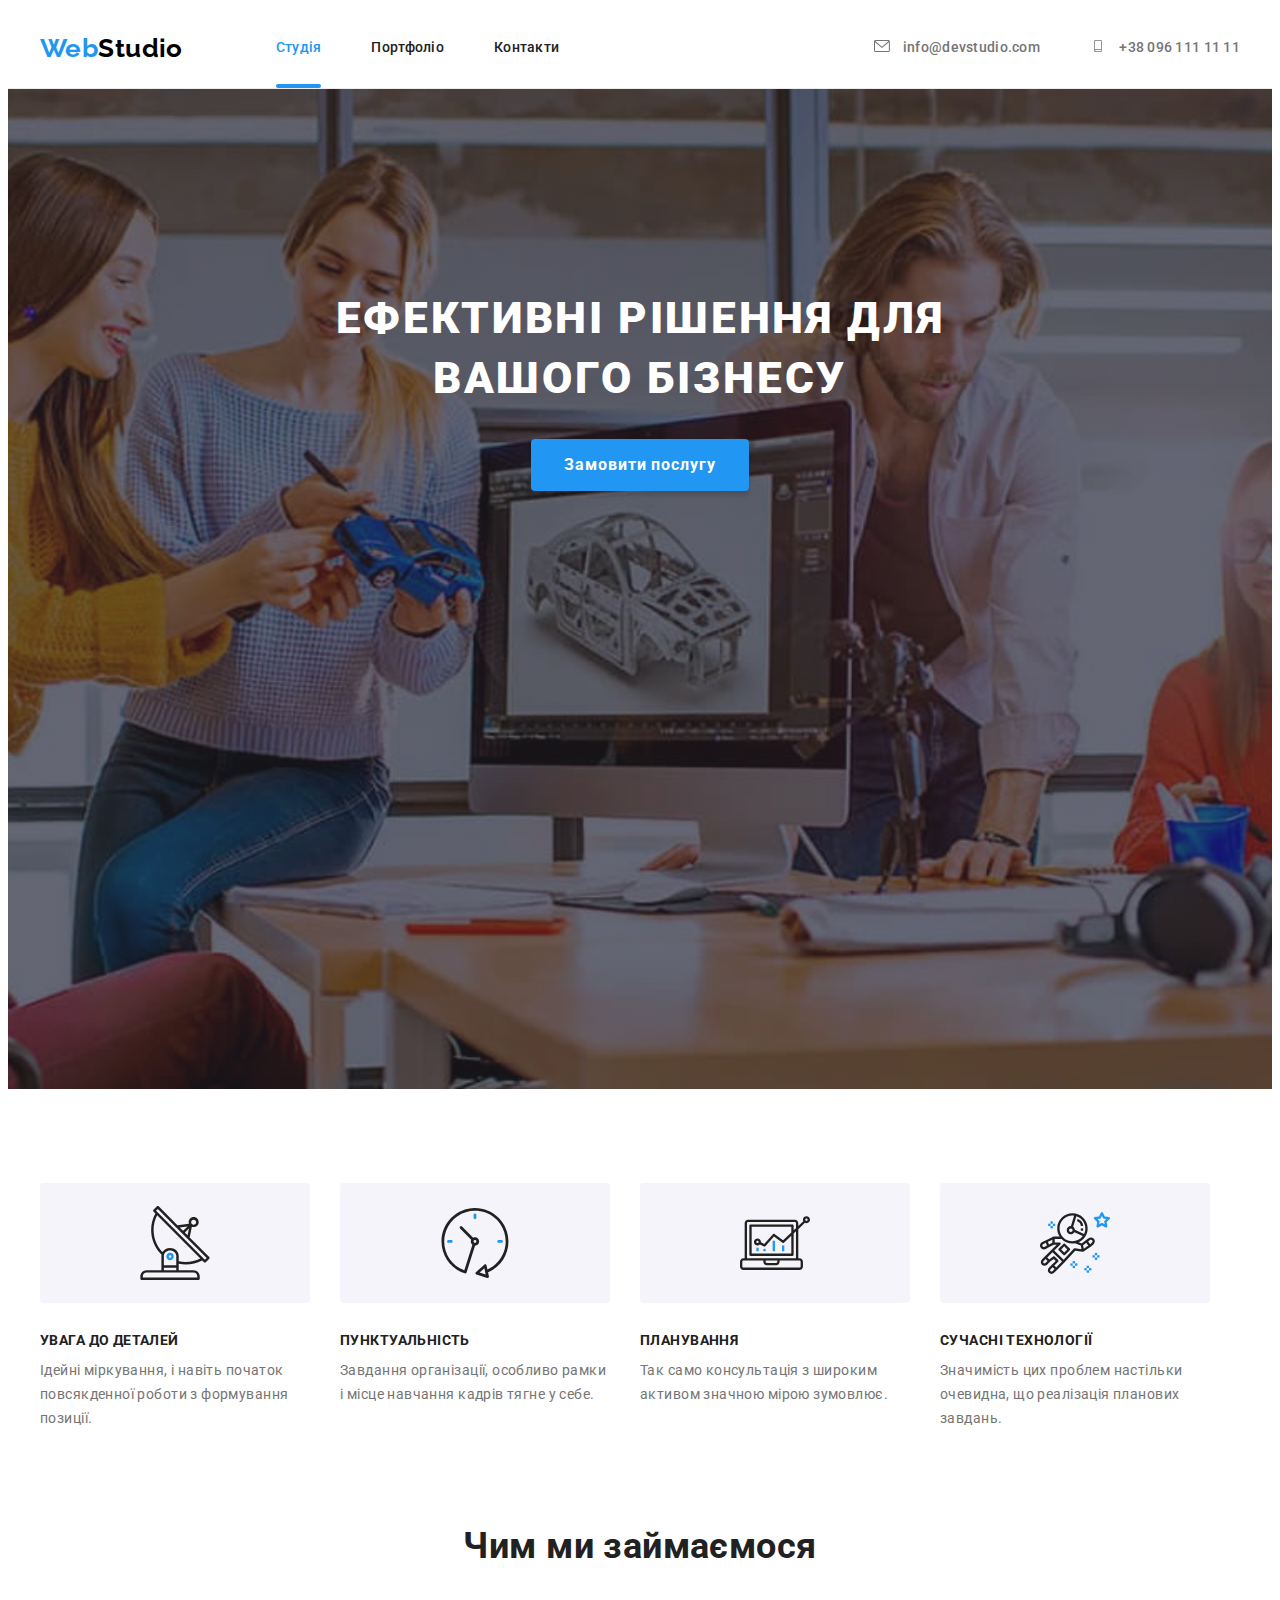
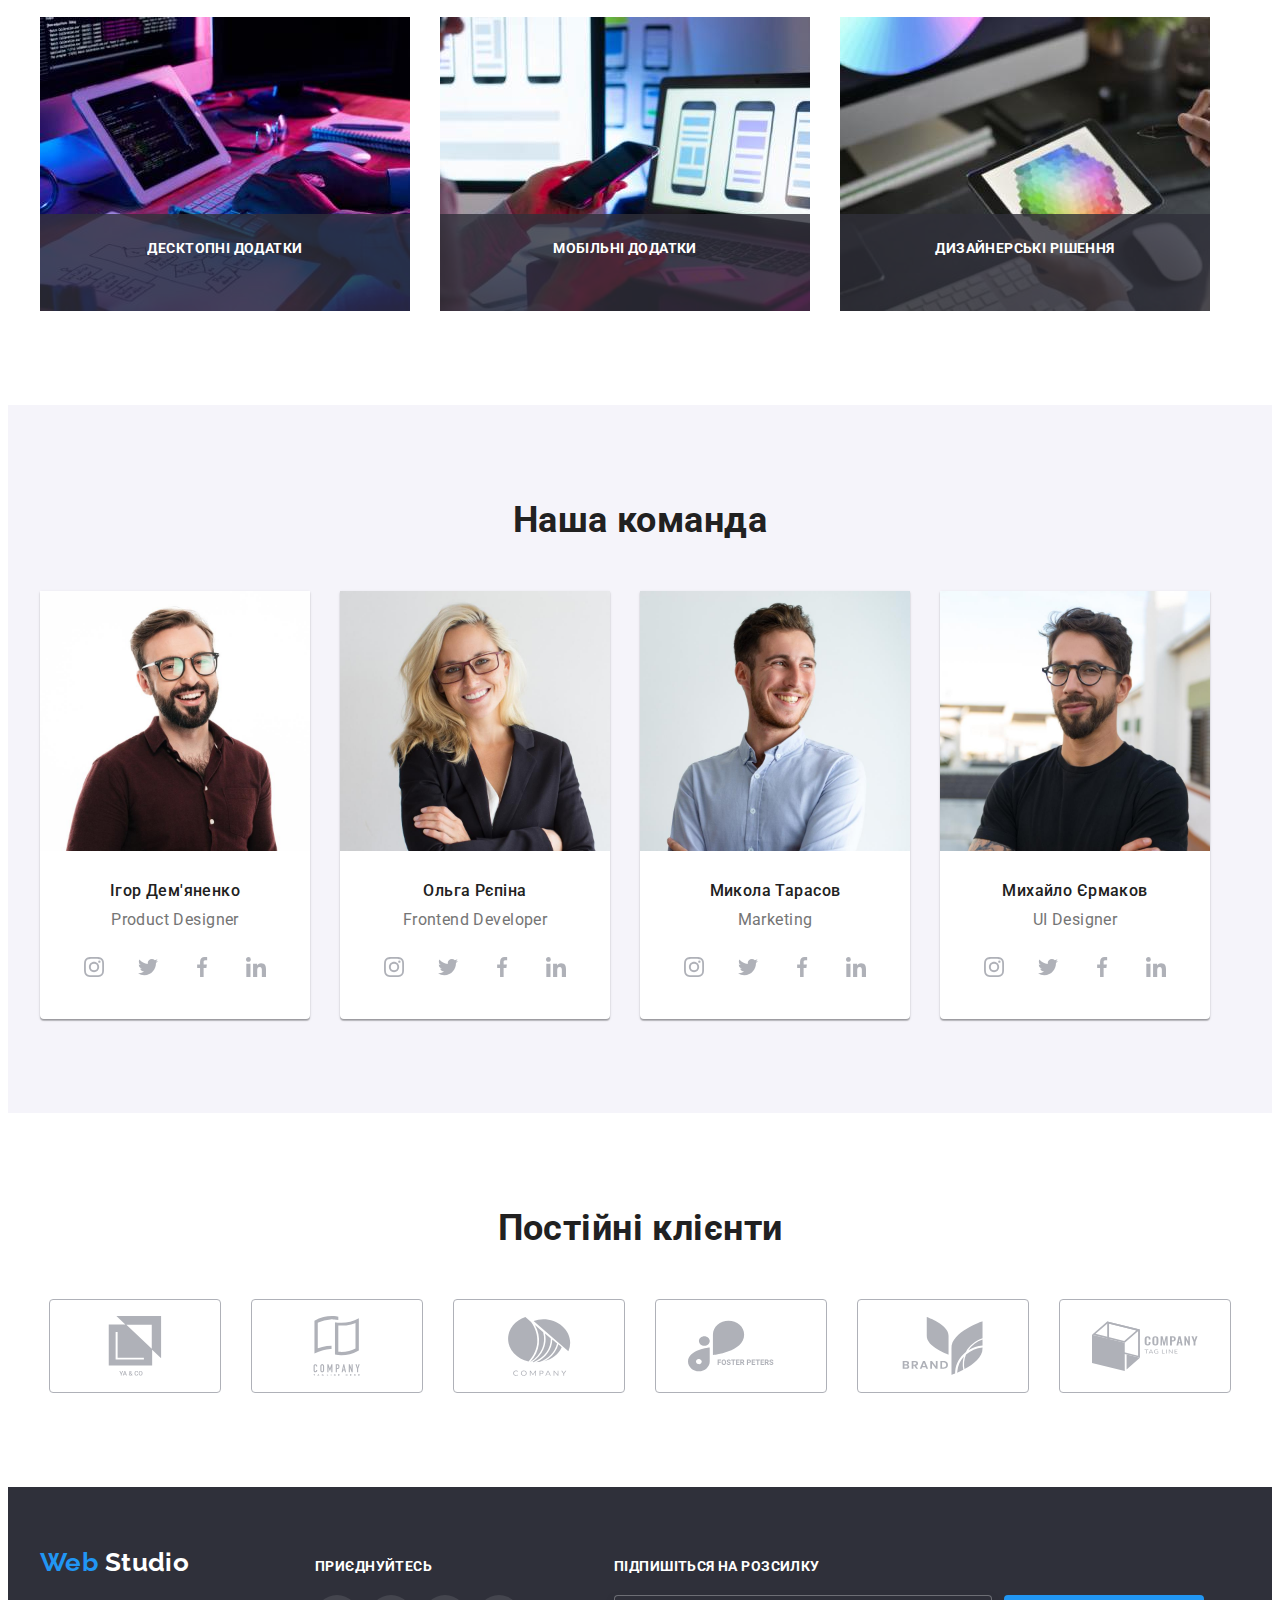
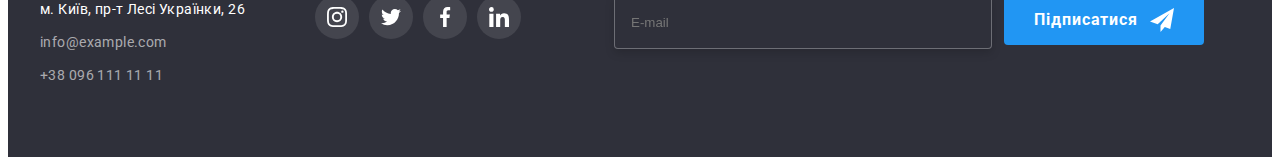
<file: index.html>
<!DOCTYPE html>
<html lang="uk">
  <head>
    <meta charset="UTF-8" />
    <meta http-equiv="X-UA-Compatible" content="IE=edge" />
    <meta name="viewport" content="width=device-width, initial-scale=1.0" />
    <title>Document</title>
    <link rel="preconnect" href="https://fonts.googleapis.com" />
    <link rel="preconnect" href="https://fonts.gstatic.com" crossorigin />
    <link
      href="https://fonts.googleapis.com/css2?family=Raleway:wght@700&family=Roboto:wght@400;500;700;900&display=swap"
      rel="stylesheet"
    />
    <link
      rel="stylesheet"
      href="https://cdnjs.cloudflare.com/ajax/libs/modern-normalize/1.1.0/modern-normalize.min.css"
      integrity="sha512-wpPYUAdjBVSE4KJnH1VR1HeZfpl1ub8YT/NKx4PuQ5NmX2tKuGu6U/JRp5y+Y8XG2tV+wKQpNHVUX03MfMFn9Q=="
      crossorigin="anonymous"
      referrerpolicy="no-referrer"
    />
    <link rel="stylesheet" href="./styles/styless.css" />
  </head>
  <body>
    <!-- Шапка сайту -->
    <header class="page-header">
      <div class="container main-nav">
        <nav class="header-nav">
          <a href="/index.html" class="logo"
            ><span class="web">Web</span>Studio</a
          >
          <ul class="site-nav list">
            <li class="item"><a href="" class="link current">Студія</a></li>
            <li class="item">
              <a href="./portfolio.html" class="link">Портфоліо</a>
            </li>
            <li class="item"><a href="" class="link">Контакти</a></li>
          </ul>
          <ul class="contacts-nav list">
            <li class="item">
              <a href="mail:info@devstudio.com" class="link">
                <svg class="icon-mail">
                  <use href="./img/icons.svg#icon-envelope"></use>
                </svg>
                info@devstudio.com</a
              >
            </li>
            <li class="item">
              <a href="tel:+380961111111" class="link">
                <svg class="icon-mail">
                  <use href="./img/icons.svg#icon-smartphone"></use>
                </svg>
                +38 096 111 11 11</a
              >
            </li>
          </ul>
        </nav>
      </div>
    </header>
    <main>
      <!-- Герой -->
      <section class="hero overlay">
        <div class="container">
          <h1 class="hero-title">Ефективні рішення для вашого бізнесу</h1>
          <button type="button" class="button primary" data-modal-open>
            Замовити послугу
          </button>
        </div>
      </section>
      <!-- Особливості -->
      <section class="section">
        <div class="container">
          <h2 class="visually-hidden">Особливості</h2>
          <ul class="feature-list list">
            <li class="item feature icon-antena">
              <h3 class="title">Увага до деталей</h3>
              <p>
                Ідейні міркування, і навіть початок повсякденної роботи з
                формування позиції.
              </p>
            </li>
            <li class="item feature icon-clock">
              <h3 class="title">Пунктуальність</h3>
              <p>
                Завдання організації, особливо рамки і місце навчання кадрів
                тягне у себе.
              </p>
            </li>
            <li class="item feature icon-diagram">
              <h3 class="title">Планування</h3>
              <p>
                Так само консультація з широким активом значною мірою зумовлює.
              </p>
            </li>
            <li class="item feature icon-astronaut">
              <h3 class="title">Сучасні технології</h3>
              <p>
                Значимість цих проблем настільки очевидна, що реалізація
                планових завдань.
              </p>
            </li>
          </ul>
        </div>
      </section>
      <!-- Приклади робіт -->
      <section class="section example-work">
        <div class="container">
          <h2 class="section-title">Чим ми займаємося</h2>
          <ul class="list work">
            <li class="item">
              <div class="example-work-thumb">
                <a href=""
                  ><img src="./img/1.jpg" width="370" alt="Програмування"
                /></a>
                <p class="work-label">Десктопні додатки</p>
              </div>
            </li>
            <li class="item">
              <div class="example-work-thumb">
                <a href=""
                  ><img src="./img/2.jpg" width="370" alt="Розмітка сторінок"
                /></a>
                <p class="work-label">Мобільні додатки</p>
              </div>
            </li>
            <li class="item">
              <div class="example-work-thumb">
                <a href=""
                  ><img src="./img/3.jpg" width="370" alt="Підбір кольорів"
                /></a>
                <p class="work-label">Дизайнерські рішення</p>
              </div>
            </li>
          </ul>
        </div>
      </section>
      <!-- Наша команда -->
      <section class="section team">
        <div class="container">
          <h2 class="section-title">Наша команда</h2>
          <ul class="list team">
            <li class="card">
              <img src="./img/Ihor.jpg" width="270" alt="Ігор Дем'яненко" />
              <div class="card-team">
                <h3 class="title-team">Ігор Дем'яненко</h3>
                <p class="team-position">Product Designer</p>
                <ul class="list soc">
                  <li class="soc-item">
                    <a href="" class="soc-link link">
                      <svg class="soc-icon" width="20" height="20">
                        <use href="./img/icons.svg#icon-instagram"></use>
                      </svg>
                    </a>
                  </li>
                  <li class="soc-item">
                    <a href="" class="soc-link link">
                      <svg class="soc-icon" width="20" height="20">
                        <use href="./img/icons.svg#icon-twitter"></use>
                      </svg>
                    </a>
                  </li>
                  <li class="soc-item">
                    <a href="" class="soc-link link">
                      <svg class="soc-icon" width="20" height="20">
                        <use href="./img/icons.svg#icon-facebook"></use>
                      </svg>
                    </a>
                  </li>
                  <li class="soc-item">
                    <a href="" class="soc-link link">
                      <svg class="soc-icon" width="20" height="20">
                        <use href="./img/icons.svg#icon-linkedin"></use>
                      </svg>
                    </a>
                  </li>
                </ul>
              </div>
            </li>
            <li class="card">
              <img src="./img/Olha.jpg" width="270" alt="Ольга Рєпіна" />
              <div class="card-team">
                <h3 class="title-team">Ольга Рєпіна</h3>
                <p class="team-position">Frontend Developer</p>
                <ul class="list soc">
                  <li class="soc-item">
                    <a href="" class="soc-link link">
                      <svg class="soc-icon" width="20" height="20">
                        <use href="./img/icons.svg#icon-instagram"></use>
                      </svg>
                    </a>
                  </li>
                  <li class="soc-item">
                    <a href="" class="soc-link link">
                      <svg class="soc-icon" width="20" height="20">
                        <use href="./img/icons.svg#icon-twitter"></use>
                      </svg>
                    </a>
                  </li>
                  <li class="soc-item">
                    <a href="" class="soc-link link">
                      <svg class="soc-icon" width="20" height="20">
                        <use href="./img/icons.svg#icon-facebook"></use>
                      </svg>
                    </a>
                  </li>
                  <li class="soc-item">
                    <a href="" class="soc-link link">
                      <svg class="soc-icon" width="20" height="20">
                        <use href="./img/icons.svg#icon-linkedin"></use>
                      </svg>
                    </a>
                  </li>
                </ul>
              </div>
            </li>
            <li class="card">
              <img src="./img/Nikolai.jpg" width="270" alt="Микола Тарасов" />
              <div class="card-team">
                <h3 class="title-team">Микола Тарасов</h3>
                <p class="team-position">Marketing</p>
                <ul class="list soc">
                  <li class="soc-item">
                    <a href="" class="soc-link link">
                      <svg class="soc-icon" width="20" height="20">
                        <use href="./img/icons.svg#icon-instagram"></use>
                      </svg>
                    </a>
                  </li>
                  <li class="soc-item">
                    <a href="" class="soc-link link">
                      <svg class="soc-icon" width="20" height="20">
                        <use href="./img/icons.svg#icon-twitter"></use>
                      </svg>
                    </a>
                  </li>
                  <li class="soc-item">
                    <a href="" class="soc-link link">
                      <svg class="soc-icon" width="20" height="20">
                        <use href="./img/icons.svg#icon-facebook"></use>
                      </svg>
                    </a>
                  </li>
                  <li class="soc-item">
                    <a href="" class="soc-link link">
                      <svg class="soc-icon" width="20" height="20">
                        <use href="./img/icons.svg#icon-linkedin"></use>
                      </svg>
                    </a>
                  </li>
                </ul>
              </div>
            </li>
            <li class="card">
              <img src="./img/Mykhaylo.jpg" width="270" alt="Михайло Єрмаков" />
              <div class="card-team">
                <h3 class="title-team">Михайло Єрмаков</h3>
                <p class="team-position">UI Designer</p>
                <ul class="list soc">
                  <li class="soc-item">
                    <a href="" class="soc-link link">
                      <svg class="soc-icon" width="20" height="20">
                        <use href="./img/icons.svg#icon-instagram"></use>
                      </svg>
                    </a>
                  </li>
                  <li class="soc-item">
                    <a href="" class="soc-link link">
                      <svg class="soc-icon" width="20" height="20">
                        <use href="./img/icons.svg#icon-twitter"></use>
                      </svg>
                    </a>
                  </li>
                  <li class="soc-item">
                    <a href="" class="soc-link link">
                      <svg class="soc-icon" width="20" height="20">
                        <use href="./img/icons.svg#icon-facebook"></use>
                      </svg>
                    </a>
                  </li>
                  <li class="soc-item">
                    <a href="" class="soc-link link">
                      <svg class="soc-icon" width="20" height="20">
                        <use href="./img/icons.svg#icon-linkedin"></use>
                      </svg>
                    </a>
                  </li>
                </ul>
              </div>
            </li>
          </ul>
        </div>
      </section>
      <!-- Постійні клієнти -->
      <section class="section regular-clients">
        <div class="container">
          <h2 class="section-title">Постійні клієнти</h2>
          <ul class="list clients">
            <li class="clients-item">
              <a href="" class="link clients-link">
                <svg class="clients-icon" width="106" height="60">
                  <use href="./img/icons.svg#icon-company1"></use>
                </svg>
              </a>
            </li>
            <li class="clients-item">
              <a href="" class="link clients-link">
                <svg class="clients-icon" width="106" height="60">
                  <use href="./img/icons.svg#icon-company2"></use>
                </svg>
              </a>
            </li>
            <li class="clients-item">
              <a href="" class="link clients-link">
                <svg class="clients-icon" width="106" height="60">
                  <use href="./img/icons.svg#icon-company3"></use>
                </svg>
              </a>
            </li>
            <li class="clients-item">
              <a href="" class="link clients-link">
                <svg class="clients-icon" width="106" height="60">
                  <use href="./img/icons.svg#icon-company4"></use>
                </svg>
              </a>
            </li>
            <li class="clients-item">
              <a href="" class="link clients-link">
                <svg class="clients-icon" width="106" height="60">
                  <use href="./img/icons.svg#icon-company5"></use>
                </svg>
              </a>
            </li>
            <li class="clients-item">
              <a href="" class="link clients-link">
                <svg class="clients-icon" width="106" height="60">
                  <use href="./img/icons.svg#icon-company6"></use>
                </svg>
              </a>
            </li>
          </ul>
        </div>
      </section>
    </main>
    <!-- Футер -->
    <footer class="footer">
      <div class="container">
        <div class="footer-contacts">
          <a href="/index.html" class="logo logo-footer"
            ><span class="web">Web</span> <span class="studio">Studio</span>
          </a>
          <address class="address">
            <a
              href="https://goo.gl/maps/pfozACVHeYWYxcB16"
              target="_blank"
              rel="noopener noreferrer nofolow"
              class="map-link"
            >
              м. Київ, пр-т Лесі Українки, 26
            </a>
            <ul class="list">
              <li>
                <a href="mail:info@example.com" class="footer-link"
                  >info@example.com</a
                >
              </li>
              <li>
                <a href="tel:+380961111111" class="footer-link"
                  >+38 096 111 11 11</a
                >
              </li>
            </ul>
          </address>
        </div>
        <div class="footer-soc">
          <strong class="title exhortation">Приєднуйтесь</strong>
          <ul class="list soc">
            <li class="soc-item">
              <a href="" class="soc-link link footer-soc-link">
                <svg class="soc-icon" width="20" height="20">
                  <use href="./img/icons.svg#icon-instagram"></use>
                </svg>
              </a>
            </li>
            <li class="soc-item">
              <a href="" class="soc-link link footer-soc-link">
                <svg class="soc-icon" width="20" height="20">
                  <use href="./img/icons.svg#icon-twitter"></use>
                </svg>
              </a>
            </li>
            <li class="soc-item">
              <a href="" class="soc-link link footer-soc-link">
                <svg class="soc-icon" width="20" height="20">
                  <use href="./img/icons.svg#icon-facebook"></use>
                </svg>
              </a>
            </li>
            <li class="soc-item">
              <a href="" class="soc-link link footer-soc-link">
                <svg class="soc-icon" width="20" height="20">
                  <use href="./img/icons.svg#icon-linkedin"></use>
                </svg>
              </a>
            </li>
          </ul>
        </div>
        <form class="form subscribe" action="#">
          <strong class="title exhortation">Підпишіться на розсилку</strong>
          <div class="form-subscribe">
            <label for="user_email"></label>
            <input
              class="input-email"
              type="email"
              name="email"
              id="user_email"
              placeholder="E-mail"
            />
            <button type="submit" class="button subscribe-button">
              Підписатися
              <svg class="subscribe-icon" width="24" height="24">
                <use href="./img/icons.svg#icon-send"></use>
              </svg>
            </button>
          </div>
        </form>
      </div>
    </footer>

    <div class="backdrop is-hidden" data-modal>
      <div class="modal scale-out-horizontal">
        <button type="button" class="modal-close" data-modal-close>
          <svg class="modal-icon" width="18" height="18">
            <use href="./img/icons.svg#icon-close"></use>
          </svg>
        </button>
        <form class="form form-modal" action="#">
          <p class="modal-title">Залиште свої дані, ми вам передзвонимо</p>
          <div class="form-field">
            <label class="form-label" for="user-name">Ім'я</label>
            <div class="modal-svg">
              <input
                class="form-input"
                type="text"
                name="user-name"
                id="user-name"
                placeholder=" "
                autofocus
                required
                minlength="3"
              />
              <span class="modal-icon-input">
                <svg width="18" height="18">
                  <use href="./img/icons.svg#icon-person"></use>
                </svg>
              </span>
            </div>
          </div>
          <div class="form-field">
            <label class="form-label" for="name">Телефон</label>
            <div class="modal-svg">
              <input
                class="form-input"
                type="tel"
                name="tel"
                id="tel"
                placeholder=" "
                required
                minlength="10"
                maxlength="10"
              />
              <span class="modal-icon-input">
                <svg width="18" height="18">
                  <use href="./img/icons.svg#icon-phone"></use>
                </svg>
              </span>
            </div>
          </div>
          <div class="form-field">
            <label class="form-label" for="email">Пошта</label>
            <div class="modal-svg">
              <input
                class="form-input"
                type="email"
                name="email"
                id="email"
                placeholder=" "
                required
              />
              <span class="modal-icon-input">
                <svg width="18" height="18">
                  <use href="./img/icons.svg#icon-email-black"></use>
                </svg>
              </span>
            </div>
          </div>
          <div class="form-field">
            <label class="form-label" for="comment">Коментар</label>
            <textarea
              class="comment"
              name="comment"
              id="comment"
              rows="5"
              placeholder="Введіть текст"
            ></textarea>
          </div>
          <div class="form-field form-field-policy">
            <input
              class="checkbox"
              type="checkbox"
              name="policy"
              value="true"
              id="policy"
              required
            />
            <!-- <span class="icon-checkbox"></span> -->
            <label for="policy" class="check-text"
              >Погоджуюся з розсилкою та приймаю
              <a href="" class="link policy-link"> Умови договору</a>
            </label>
          </div>
          <div class="form-field-button">
            <button type="submit" class="button form-button">Відправити</button>
          </div>
        </form>
      </div>
    </div>
    <script src="./js/modal.js"></script>
  </body>
</html>
</file>
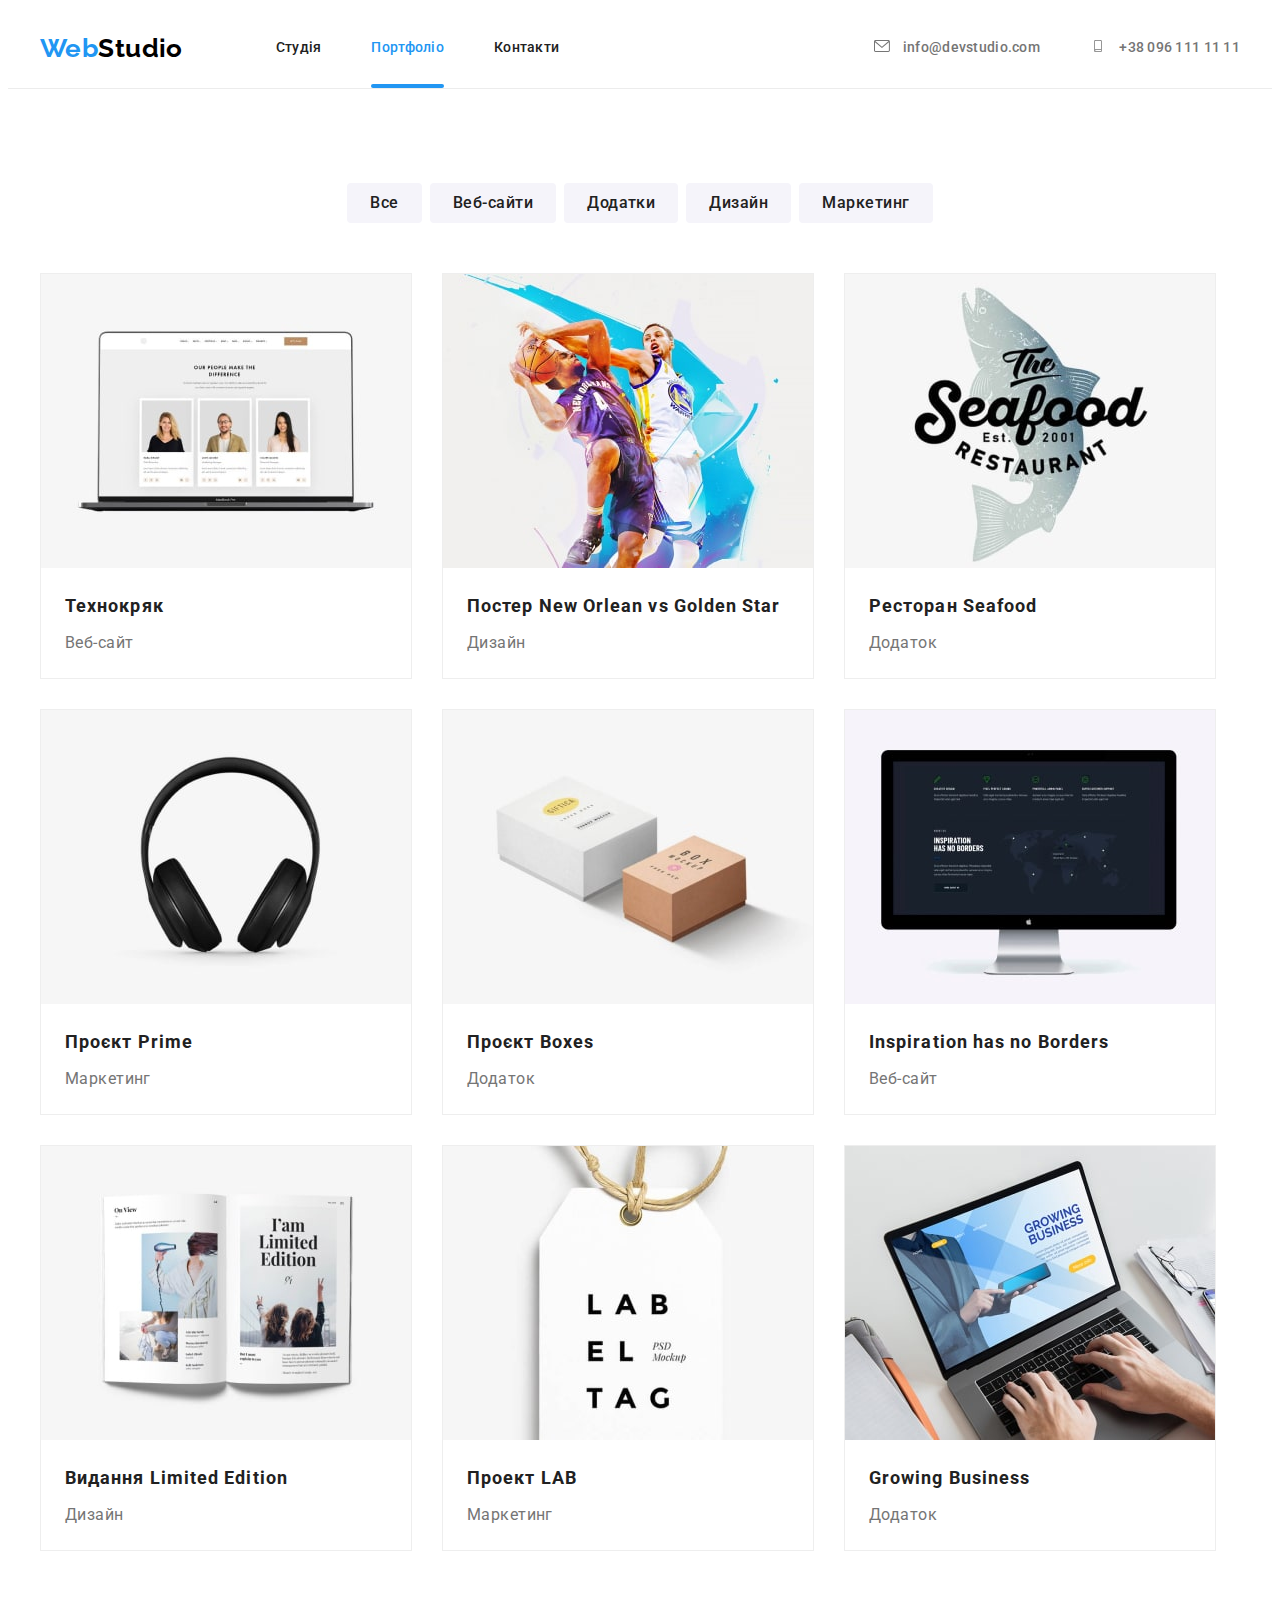
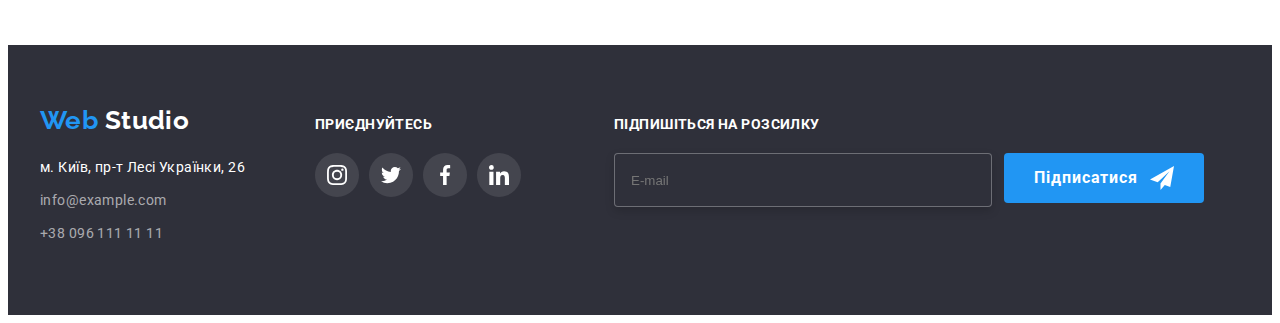
<file: portfolio.html>
<!DOCTYPE html>
<html lang="uk">
  <head>
    <meta charset="UTF-8" />
    <meta http-equiv="X-UA-Compatible" content="IE=edge" />
    <meta name="viewport" content="width=device-width, initial-scale=1.0" />
    <title>Portfolio</title>
    <link rel="preconnect" href="https://fonts.googleapis.com" />
    <link rel="preconnect" href="https://fonts.gstatic.com" crossorigin />
    <link
      href="https://fonts.googleapis.com/css2?family=Raleway:wght@700&family=Roboto:wght@400;500;700;900&display=swap"
      rel="stylesheet"
    />
    <link
      rel="stylesheet"
      href="https://cdnjs.cloudflare.com/ajax/libs/modern-normalize/1.1.0/modern-normalize.min.css"
      integrity="sha512-wpPYUAdjBVSE4KJnH1VR1HeZfpl1ub8YT/NKx4PuQ5NmX2tKuGu6U/JRp5y+Y8XG2tV+wKQpNHVUX03MfMFn9Q=="
      crossorigin="anonymous"
      referrerpolicy="no-referrer"
    />
    <link rel="stylesheet" href="./styles/styless.css" />
  </head>
  <body>
    <!-- Шапка сайту -->
    <header class="page-header">
      <div class="container main-nav">
        <nav class="header-nav">
          <a href="/index.html" class="logo"
            ><span class="web">Web</span>Studio</a
          >
          <ul class="site-nav list">
            <li class="item"><a href="./index.html" class="link">Студія</a></li>
            <li class="item">
              <a href="./portfolio.html" class="link current">Портфоліо</a>
            </li>
            <li class="item"><a href="" class="link">Контакти</a></li>
          </ul>
          <ul class="contacts-nav list">
            <li class="item">
              <a href="mail:info@devstudio.com" class="link">
                <svg class="icon-mail">
                  <use href="./img/icons.svg#icon-envelope"></use>
                </svg>
                info@devstudio.com</a
              >
            </li>
            <li class="item">
              <a href="tel:+380961111111" class="link">
                <svg class="icon-mail">
                  <use href="./img/icons.svg#icon-smartphone"></use>
                </svg>
                +38 096 111 11 11</a
              >
            </li>
          </ul>
        </nav>
      </div>
    </header>
    <main>
      <!-- Основа сторінки -->
      <section class="section portfolio">
        <div class="container">
          <h1 class="visually-hidden">Перелік посилань</h1>
          <ul class="list btn">
            <li><button type="button" class="button-portfolio">Все</button></li>
            <li>
              <button type="button" class="button-portfolio">Веб-сайти</button>
            </li>
            <li>
              <button type="button" class="button-portfolio">Додатки</button>
            </li>
            <li>
              <button type="button" class="button-portfolio">Дизайн</button>
            </li>
            <li>
              <button type="button" class="button-portfolio">Маркетинг</button>
            </li>
          </ul>
          <h2 class="visually-hidden">Перелік проєктів</h2>
          <ul class="list card-ptf">
            <li class="item">
              <a href="#" class="link card-ptf-link">
                <article>
                  <div class="card-thumb">
                    <img
                      src="./img/tekhnokriyk.jpg"
                      width="370"
                      height="294"
                      alt="Технокряк"
                    />
                    <p class="up-text">
                      Ресурс пропонує комплексні пропозиції з різним рівнем
                      функціоналу та сервісів. Все це дозволить відвідувачу
                      отримати вичерпні відомості про компанію чи приватну
                      особу.
                    </p>
                  </div>

                  <div class="card-content">
                    <h3 class="title-project">Технокряк</h3>
                    <p class="project-type">Веб-сайт</p>
                  </div>
                </article>
              </a>
            </li>
            <li class="item">
              <a href="#" class="link card-ptf-link">
                <article>
                  <div class="card-thumb">
                    <img
                      src="./img/poster.jpg"
                      width="370"
                      height="294"
                      alt="Постер New Orlean vs Golden Star"
                    />
                    <p class="up-text">
                      Ресурс пропонує комплексні пропозиції з різним рівнем
                      функціоналу та сервісів. Все це дозволить відвідувачу
                      отримати вичерпні відомості про компанію чи приватну
                      особу.
                    </p>
                  </div>

                  <div class="card-content">
                    <h3 class="title-project">
                      Постер New Orlean vs Golden Star
                    </h3>
                    <p class="project-type">Дизайн</p>
                  </div>
                </article></a
              >
            </li>
            <li class="item">
              <a href="#" class="link card-ptf-link">
                <article>
                  <div class="card-thumb">
                    <img
                      src="./img/restoran.jpg"
                      width="370"
                      height="294"
                      alt="Ресторан Seafood"
                    />
                    <p class="up-text">
                      Ресурс пропонує комплексні пропозиції з різним рівнем
                      функціоналу та сервісів. Все це дозволить відвідувачу
                      отримати вичерпні відомості про компанію чи приватну
                      особу.
                    </p>
                  </div>

                  <div class="card-content">
                    <h3 class="title-project">Ресторан Seafood</h3>
                    <p class="project-type">Додаток</p>
                  </div>
                </article></a
              >
            </li>
            <li class="item">
              <a href="#" class="link card-ptf-link">
                <article>
                  <div class="card-thumb">
                    <img
                      src="./img/prodject-prime.jpg"
                      width="370"
                      height="294"
                      alt="Проєкт Prime"
                    />
                    <p class="up-text">
                      Ресурс пропонує комплексні пропозиції з різним рівнем
                      функціоналу та сервісів. Все це дозволить відвідувачу
                      отримати вичерпні відомості про компанію чи приватну
                      особу.
                    </p>
                  </div>

                  <div class="card-content">
                    <h3 class="title-project">Проєкт Prime</h3>
                    <p class="project-type">Маркетинг</p>
                  </div>
                </article></a
              >
            </li>
            <li class="item">
              <a href="#" class="link card-ptf-link">
                <article>
                  <div class="card-thumb">
                    <img
                      src="./img/prodject-boxes.jpg"
                      width="370"
                      height="294"
                      alt="Проєкт Boxes"
                    />
                    <p class="up-text">
                      Ресурс пропонує комплексні пропозиції з різним рівнем
                      функціоналу та сервісів. Все це дозволить відвідувачу
                      отримати вичерпні відомості про компанію чи приватну
                      особу.
                    </p>
                  </div>

                  <div class="card-content">
                    <h3 class="title-project">Проєкт Boxes</h3>
                    <p class="project-type">Додаток</p>
                  </div>
                </article></a
              >
            </li>
            <li class="item">
              <a href="#" class="link card-ptf-link"
                ><article>
                  <div class="card-thumb">
                    <img
                      src="./img/inspiration.jpg"
                      width="370"
                      height="294"
                      alt="Inspiration has no Borders"
                    />
                    <p class="up-text">
                      Ресурс пропонує комплексні пропозиції з різним рівнем
                      функціоналу та сервісів. Все це дозволить відвідувачу
                      отримати вичерпні відомості про компанію чи приватну
                      особу.
                    </p>
                  </div>

                  <div class="card-content">
                    <h3 class="title-project">Inspiration has no Borders</h3>
                    <p class="project-type">Веб-сайт</p>
                  </div>
                </article></a
              >
            </li>
            <li class="item">
              <a href="#" class="link card-ptf-link">
                <article>
                  <div class="card-thumb">
                    <img
                      src="./img/limited-ed.jpg"
                      width="370"
                      height="294"
                      alt="Видання Limited Edition"
                    />
                    <p class="up-text">
                      Ресурс пропонує комплексні пропозиції з різним рівнем
                      функціоналу та сервісів. Все це дозволить відвідувачу
                      отримати вичерпні відомості про компанію чи приватну
                      особу.
                    </p>
                  </div>

                  <div class="card-content">
                    <h3 class="title-project">Видання Limited Edition</h3>
                    <p class="project-type">Дизайн</p>
                  </div>
                </article>
              </a>
            </li>
            <li class="item">
              <a href="#" class="link card-ptf-link">
                <article>
                  <div class="card-thumb">
                    <img
                      src="./img/prodject-lab.jpg"
                      width="370"
                      height="294"
                      alt="Проект LAB"
                    />
                    <p class="up-text">
                      Ресурс пропонує комплексні пропозиції з різним рівнем
                      функціоналу та сервісів. Все це дозволить відвідувачу
                      отримати вичерпні відомості про компанію чи приватну
                      особу.
                    </p>
                  </div>

                  <div class="card-content">
                    <h3 class="title-project">Проект LAB</h3>
                    <p class="project-type">Маркетинг</p>
                  </div>
                </article>
              </a>
            </li>
            <li class="item">
              <a href="#" class="link card-ptf-link">
                <article>
                  <div class="card-thumb">
                    <img
                      src="./img/business.jpg"
                      width="370"
                      height="294"
                      alt="Growing Business"
                    />
                    <p class="up-text">
                      Ресурс пропонує комплексні пропозиції з різним рівнем
                      функціоналу та сервісів. Все це дозволить відвідувачу
                      отримати вичерпні відомості про компанію чи приватну
                      особу.
                    </p>
                  </div>

                  <div class="card-content">
                    <h3 class="title-project">Growing Business</h3>
                    <p class="project-type">Додаток</p>
                  </div>
                </article>
              </a>
            </li>
          </ul>
        </div>
      </section>
    </main>

    <!-- Футер -->
    <footer class="footer">
      <div class="container">
        <div class="footer-contacts">
          <a href="/index.html" class="logo"
            ><span class="web">Web</span> <span class="studio">Studio</span>
          </a>
          <address class="address">
            <a
              href="https://goo.gl/maps/pfozACVHeYWYxcB16"
              target="_blank"
              rel="noopener noreferrer nofolow"
              class="map-link"
            >
              м. Київ, пр-т Лесі Українки, 26
            </a>
            <ul class="list">
              <li>
                <a href="mail:info@example.com" class="footer-link"
                  >info@example.com</a
                >
              </li>
              <li>
                <a href="tel:+380961111111" class="footer-link"
                  >+38 096 111 11 11</a
                >
              </li>
            </ul>
          </address>
        </div>
        <div class="footer-soc">
          <h3 class="title">Приєднуйтесь</h3>
          <ul class="list soc">
            <li class="soc-item">
              <a href="" class="soc-link link footer-soc-link">
                <svg class="soc-icon" width="20" height="20">
                  <use href="./img/icons.svg#icon-instagram"></use>
                </svg>
              </a>
            </li>
            <li class="soc-item">
              <a href="" class="soc-link link footer-soc-link">
                <svg class="soc-icon" width="20" height="20">
                  <use href="./img/icons.svg#icon-twitter"></use>
                </svg>
              </a>
            </li>
            <li class="soc-item">
              <a href="" class="soc-link link footer-soc-link">
                <svg class="soc-icon" width="20" height="20">
                  <use href="./img/icons.svg#icon-facebook"></use>
                </svg>
              </a>
            </li>
            <li class="soc-item">
              <a href="" class="soc-link link footer-soc-link">
                <svg class="soc-icon" width="20" height="20">
                  <use href="./img/icons.svg#icon-linkedin"></use>
                </svg>
              </a>
            </li>
          </ul>
        </div>
        <form class="form subscribe" action="#">
          <strong class="title exhortation">Підпишіться на розсилку</strong>
          <div class="form-subscribe">
            <label for="user_email"></label>
            <input
              class="input-email"
              type="email"
              name="email"
              id="user_email"
              placeholder="E-mail"
            />
            <button type="submit" class="button subscribe-button">
              Підписатися
              <svg class="subscribe-icon" width="24" height="24">
                <use href="./img/icons.svg#icon-send"></use>
              </svg>
            </button>
          </div>
        </form>
      </div>
    </footer>
  </body>
</html>
</file>
<file: styles/styless.css>
:root {
  --primary-text-color: #757575;
  --title-text-color: #212121;
  --accent-color: #2196f3;
  --accent-white-color: #ffffff;
  --card-ptf: 30px;
  --animation-duration: 250ms;
  --animation-timing-function: cubic-bezier(0.4, 0, 0.2, 1);
}

p,
h1,
h2,
h3,
h4,
h5,
h6 {
  margin: 0;
}

ul {
  margin: 0;
  padding-left: 0;
}

img {
  display: block;
  max-width: 100%;
  height: auto;
}

body {
  background-color: #ffffff;
  color: var(--primary-text-color);
  font-family: Roboto, sans-serif;
  letter-spacing: 0.03em;
  font-size: 14px;
  font-weight: 400;
  line-height: 1.71;
}
.list {
  list-style: none;
}

.page-header {
  border-bottom: 1px solid #ececec;
  /* padding-top: 24px;
  padding-bottom: 25px; */
}
.container {
  width: 1200px;
  padding-left: 15px;
  padding-right: 15px;
  margin-left: auto;
  margin-right: auto;
}

/* шапка сайту */
.header-nav {
  display: flex;
  align-items: center;
}

.logo {
  margin-right: 93px;

  color: #000000;
  font-family: "Raleway";
  font-weight: 700;
  font-size: 26px;
  line-height: 1.19;

  transition-property: color;
  transition-duration: var(--animation-duration);
  transition-timing-function: var(--animation-timing-function);
}
.logo:hover,
.logo:focus {
  color: var(--accent-color);
}
.logo > .web {
  color: var(--accent-color);
}
.site-nav {
  display: flex;
  color: var(--title-text-color);
}
.site-nav .item {
  background-color: transparent;
}
.site-nav .item:not(:last-child) {
  margin-right: 50px;
}

.site-nav .link {
  display: block;
  padding-top: 32px;
  padding-bottom: 32px;

  color: var(--title-text-color);
  font-weight: 500;
  line-height: 1.14;
  letter-spacing: 0.02em;

  transition-property: color;
  transition-duration: var(--animation-duration);
  transition-timing-function: var(--animation-timing-function);
}
.site-nav .link:hover,
.site-nav .link:focus {
  color: var(--accent-color);
}
.site-nav .link.current {
  color: var(--accent-color);
  position: relative;
}

.site-nav .link.current::after {
  content: "";
  position: absolute;
  bottom: 0;
  left: 0;

  display: block;
  width: 100%;
  height: 4px;

  background-color: var(--accent-color);
  border-radius: 2px;
}

.contacts-nav {
  display: flex;
  margin-left: auto;
}
.contacts-nav .item + .item {
  margin-left: 50px;
}

.contacts-nav .link {
  color: var(--primary-text-color);
  font-weight: 500;
  line-height: 1.14;
  letter-spacing: 0.02em;

  transition-property: color;
  transition-duration: var(--animation-duration);
  transition-timing-function: var(--animation-timing-function);
}
.contacts-nav .link:hover,
.contacts-nav .link:focus {
  color: var(--accent-color);
}

.icon-mail {
  width: 16px;
  height: 12px;
  /* background-color: tomato; */
  fill: var(--primary-text-color);
  margin-right: 10px;
}

.contacts-nav .link:hover .icon-mail,
.contacts-nav .link:focus .icon-mail {
  color: var(--accent-color);
  text-decoration: underline;
  fill: var(--accent-color);
}

/* .icon-mail:hover {
  fill: var(--accent-color);
} */

/* Герой */
.hero {
  padding-top: 200px;
  padding-bottom: 200px;
  padding-left: auto;
  padding-right: auto;
  text-align: center;

  background-color: #2f303a;
}

.overlay {
  max-width: 1600px;
  height: 600px;
  margin-left: auto;
  margin-right: auto;
  background-color: #c4c4c4;
  background-image: linear-gradient(
      to right,
      rgba(47, 48, 58, 0.4),
      rgba(47, 48, 58, 0.4)
    ),
    url(../img/hero-background.jpg);
  background-repeat: no-repeat;
  background-position: center;
  background-size: cover;
}

.hero-title {
  margin-bottom: 30px;
  margin-left: auto;
  margin-right: auto;
  max-width: 696px;
  color: var(--accent-white-color);
  font-weight: 900;
  font-size: 44px;
  line-height: 1.36;
  text-align: center;
  letter-spacing: 0.06em;
  text-transform: uppercase;
}
.button {
  display: inline-block;
  cursor: pointer;
  border-radius: 4px;
  border: 1px solid transparent;

  color: var(--accent-white-color);
  background-color: var(--accent-color);
  font-family: "Roboto";
  font-weight: 700;
  font-size: 16px;
  line-height: 1.88;
  letter-spacing: 0.06em;
  transition: background-color,
    box-shadow var(--animation-duration) var(--animation-timing-function);
}
.button.primary {
  min-width: 216px;
  padding: 10px 32px;
  box-shadow: 0px 4px 4px rgba(0, 0, 0, 0.15);
  transition-property: background-color;
  transition-duration: var(--animation-duration);
  transition-timing-function: var(--animation-timing-function);
}
.button:hover,
.button:focus {
  background-color: #188ce8;
}

.section {
  padding-bottom: 94px;
  padding-top: 94px;
  padding-left: auto;
  padding-right: auto;
}

/* Заголовки секцій */
.section-title {
  margin-bottom: 50px;
  color: var(--title-text-color);

  font-weight: 700;
  font-size: 36px;
  line-height: 1.17;
  text-align: center;
}

/* Особливості */
.feature-list .title {
  margin-bottom: 10px;
  color: var(--title-text-color);
  font-size: 14px;
  font-weight: 700;
  line-height: 1.14;
  text-transform: uppercase;
}
.feature-list {
  display: flex;
  column-gap: 30px;
}

.feature-list .item {
  max-width: 270px;
}

.feature::before {
  display: block;
  content: "";
  height: 120px;
  background-color: #f5f4fa;
  border-radius: 4px;
  background-size: contain;
  background-repeat: no-repeat;
  background-position: center;
  margin-bottom: 30px;
}

.icon-antena::before {
  background-image: url("../img/antena.svg");
  background-size: 70px;
}

.icon-clock::before {
  background-image: url("../img/clock.svg");
  background-size: 70px;
}

.icon-diagram::before {
  background-image: url("../img/diagram.svg");
  background-size: 70px;
}

.icon-astronaut::before {
  background-image: url("../img/astronaut.svg");
  background-size: 70px;
}

/* Приклади робіт */
.list.work {
  display: flex;
  column-gap: 30px;
}

.example-work {
  padding-top: 0;
}

.example-work-thumb {
  position: relative;
}

.example-work-thumb > .work-label {
  position: absolute;
  width: 100%;
  min-height: 70px;
  bottom: 0;

  text-align: center;
  padding-top: 27px;

  background-color: rgba(47, 48, 58, 0.8);
  color: var(--accent-white-color);
  text-transform: uppercase;
  font-weight: 700;
  line-height: 1.14;
}

/* .work .item {
  display: flex;
} */

/* Наша команда */
.title-team {
  display: flex;

  margin-bottom: 10px;

  justify-content: center;

  color: var(--title-text-color);
  font-weight: 500;
  font-size: 16px;
  line-height: 1.19;
}
.team-position {
  display: flex;
  margin-bottom: 16px;

  justify-content: center;
  font-size: 16px;
  line-height: 1.19;
}
.section.team {
  background-color: #f5f4fa;
}

.list.team {
  display: flex;
  column-gap: 30px;
}

.card-team {
  padding-top: 30px;
  padding-bottom: 30px;
  padding-left: auto;
  padding-right: auto;
}

.card {
  width: calc((100%-90px) / 4);
  background: #ffffff;
  box-shadow: 0px 1px 3px rgba(0, 0, 0, 0.12), 0px 1px 1px rgba(0, 0, 0, 0.14),
    0px 2px 1px rgba(0, 0, 0, 0.2);
  border-radius: 0px 0px 4px 4px;
}

.soc {
  display: flex;
  justify-content: center;
  column-gap: 10px;
}

.soc-link {
  width: 44px;
  height: 44px;
  border-radius: 50%;
  background-color: #ffffff;
  display: flex;
  justify-content: center;
  align-items: center;
  color: #afb1b8;

  transition-property: background-color, color;
  transition-duration: var(--animation-duration);
  transition-timing-function: var(--animation-timing-function);
}
.soc-icon {
  fill: currentColor;
}
.soc-link:hover,
.soc-link:focus {
  background-color: var(--accent-color);
  color: #ffffff;
}

/* .soc-link:hover,
.soc-link:focus {
  background-color: var(--accent-color);
} */

/* .soc-icon {
  fill: #afb1b8;
} */

/* .soc-link:hover .soc-icon,
.soc-link:focus .soc-icon {
  fill: #ffffff;
} */

/* Постійні клієнти */

.clients {
  display: flex;
  justify-content: center;
  column-gap: 30px;
}

.clients-link {
  display: flex;
  width: 170px;
  height: 92px;
  border: 1px solid #afb1b8;
  border-radius: 4px;

  justify-content: center;
  align-items: center;
  fill: #afb1b8;

  transition-property: fill, border;
  transition-duration: var(--animation-duration);
  transition-timing-function: var(--animation-timing-function);
}

.clients-link:hover,
.clients-link:focus {
  fill: var(--accent-color);
  border: 1px solid var(--accent-color);
}

/* Футер */
.footer {
  padding-top: 60px;
  padding-bottom: 60px;
  background-color: #2f303a;
}
.footer-contacts > .logo {
  display: block;
  margin-bottom: 20px;
  margin-right: 0;
}
.studio {
  color: var(--accent-white-color);

  transition-property: color;
  transition-duration: var(--animation-duration);
  transition-timing-function: var(--animation-timing-function);
}

.studio:hover,
.studio:focus {
  color: var(--accent-color);
}

/* .logo-footer:hover,
.logo-footer:focus {
  color: var(--accent-color);
} -  не працює???? */

.map-link {
  display: block;
  margin-bottom: 9px;
  color: var(--accent-white-color);

  transition-property: color;
  transition-duration: var(--animation-duration);
  transition-timing-function: var(--animation-timing-function);
}
.map-link:hover,
.map-link:focus {
  color: var(--accent-color);
}
.footer-link {
  display: block;
  margin-bottom: 9px;

  color: rgba(255, 255, 255, 0.6);

  transition-property: color;
  transition-duration: var(--animation-duration);
  transition-timing-function: var(--animation-timing-function);
}

.footer-link:hover,
.footer-link:focus {
  color: var(--accent-color);
}
.address {
  font-style: normal;
}

.footer > .container {
  display: flex;
}

.exhortation {
  display: block;
}

.footer-soc {
  margin-left: 70px;
  padding-top: 12px;
}

.footer-soc > .title {
  margin-bottom: 20px;
  color: var(--accent-white-color);
  font-size: 14px;
  font-weight: 700;
  line-height: 1.14;
  text-transform: uppercase;
}

.footer-soc-link {
  background: rgba(255, 255, 255, 0.1);
}
.footer-soc-link .soc-icon {
  fill: #ffffff;
}

.subscribe {
  margin-left: 93px;
  padding-top: 12px;
  position: relative;
}

.subscribe > .title {
  margin-bottom: 20px;
  color: var(--accent-white-color);
  font-size: 14px;
  font-weight: 700;
  line-height: 1.14;
  text-transform: uppercase;
}

.form-subscribe {
  display: flex;
  justify-content: center;
}

.input-email {
  width: 358px;
  height: 50px;
  background: #2f303a;
  color: rgba(255, 255, 255, 0.6);
  padding-left: 16px;
  border: 1px solid rgba(255, 255, 255, 0.3);
  filter: drop-shadow(0px 4px 4px rgba(0, 0, 0, 0.15));
  border-radius: 4px;
}

.subscribe-icon {
  fill: currentColor;
  margin-left: 12px;
}

.subscribe-button {
  width: 200px;
  height: 50px;
  display: flex;
  justify-content: center;
  align-items: center;
  margin-left: 12px;
}

/* Розмітка шрифтів */
a {
  text-decoration: none;
}
/* Портфоліо */
.title-project {
  color: var(--title-text-color);
  font-weight: 700;
  font-size: 18px;
  line-height: 2;
  letter-spacing: 0.06em;
}
.project-type {
  margin-top: 4px;

  font-size: 16px;
  line-height: 1.88;
}

.visually-hidden {
  position: absolute;
  white-space: nowrap;
  width: 1px;
  height: 1px;
  overflow: hidden;
  border: 0;
  padding: 0;
  clip: rect(0 0 0 0);
  clip-path: inset(50%);
  margin: -1px;
}

.button-portfolio {
  display: inline-block;
  cursor: pointer;
  border-radius: 4px;
  border: 1px solid transparent;
  padding: 6px 22px;

  color: var(--title-text-color);
  background-color: #f5f4fa;
  font-family: "Roboto";
  font-weight: 500;
  font-size: 16px;
  line-height: 1.63;
  text-align: center;
  letter-spacing: 0.03em;

  transition-property: color, background-color, box-shadow;
  transition-duration: var(--animation-duration);
  transition-timing-function: var(--animation-timing-function);
}
.button-portfolio:hover,
.button-portfolio:focus {
  color: var(--accent-white-color);
  background-color: var(--accent-color);
  box-shadow: 0px 3px 1px rgba(0, 0, 0, 0.1), 0px 1px 2px rgba(0, 0, 0, 0.08),
    0px 2px 2px rgba(0, 0, 0, 0.12);
}

.list.btn {
  display: flex;
  justify-content: center;
  column-gap: 8px;
  padding: 0;
  margin-bottom: 50px;
}

.card-ptf {
  display: flex;
  flex-wrap: wrap;
  margin-left: calc(-1 * var(--card-ptf));
  margin-top: calc(-1 * var(--card-ptf));
}

.card-ptf > .item {
  max-width: 370px;
  border: 1px solid #eeeeee;
  margin-left: var(--card-ptf);
  margin-top: var(--card-ptf);
  flex-basis: calc(100% / 3 - var(--card-ptf));
}

.card-ptf-link {
  display: block;
  color: currentColor;

  transition-property: box-shadow;
  transition-duration: var(--animation-duration);
  transition-timing-function: var(--animation-timing-function);
}

.card-ptf-link:hover,
.card-ptf-link:focus {
  box-shadow: 0px 1px 1px rgba(0, 0, 0, 0.12), 0px 4px 4px rgba(0, 0, 0, 0.06),
    1px 4px 6px rgba(0, 0, 0, 0.16);
}

.card-ptf-link:hover .up-text,
.card-ptf-link:focus .up-text {
  transform: translateY(0);
}

.card-content {
  padding: 20px 24px;
}

.card-thumb {
  position: relative;
  overflow: hidden;
}

.up-text {
  position: absolute;
  top: 0;
  left: 0;
  font-size: 18px;
  line-height: 1.56;
  color: #ffffff;
  background: rgba(33, 150, 243, 0.9);
  padding: 62px 24px;
  height: 100%;
  transform: translateY(100%);
  transition-property: transform;
  transition-duration: var(--animation-duration);
  transition-timing-function: var(--animation-timing-function);
  overflow-y: auto;
}

.backdrop {
  position: fixed;
  left: 0px;
  top: 0px;

  width: 100%;
  height: 100%;

  background: rgba(0, 0, 0, 0.2);
  transition: visibility 250ms linear, opacity 250ms linear;
}

.is-hidden {
  visibility: hidden;
  opacity: 0;
  pointer-events: none;
}

.modal {
  position: absolute;
  width: 528px;
  min-height: 581px;
  left: 50%;
  top: 50%;
  transform: translate(-50%, -50%) scale(1);
  transition: transform 250ms linear;

  padding: 40px;

  background: #ffffff;
  box-shadow: 0px 1px 3px rgba(0, 0, 0, 0.12), 0px 1px 1px rgba(0, 0, 0, 0.14),
    0px 2px 1px rgba(0, 0, 0, 0.2);
  border-radius: 4px;
}

.backdrop.is-hidden .modal {
  transform: translate(-50%, -50%) scale(0);
}

/* .backdrop.is-hidden .scale-out-horizontal {
	-webkit-animation: scale-out-horizontal 0.5s cubic-bezier(0.550, 0.085, 0.680, 0.530) both;
	        animation: scale-out-horizontal 0.5s cubic-bezier(0.550, 0.085, 0.680, 0.530) both;
} */

.modal-close {
  position: absolute;
  top: 8px;
  right: 8px;
  width: 30px;
  height: 30px;
  border-radius: 50%;
  display: flex;
  justify-content: center;
  align-items: center;

  background: #ffffff;
  border: 1px solid rgba(0, 0, 0, 0.1);
  transition: fill var(--animation-duration) var(--animation-timing-function);
}

.modal-close:hover,
.modal-close:focus {
  cursor: pointer;
  fill: var(--accent-color);
  outline: rgba(0, 0, 0, 0.1);
}

.modal-title {
  text-align: center;
  font-weight: 700;
  font-size: 20px;
  line-height: 1.15;
  color: #212121;
  margin-bottom: 12px;
}

.form-field {
  display: flex;
  flex-direction: column;
}

.form-label {
  font-size: 12px;
  line-height: 1.17;
  letter-spacing: 0.01em;
  margin-bottom: 4px;
}

.form-input {
  width: 100%;
  height: 40px;
  border: 1px solid rgba(33, 33, 33, 0.2);
  border-radius: 4px;

  padding: 0;
  padding-left: 42px;

  font-family: "Roboto";
  font-style: normal;
  font-weight: 400;
  font-size: 16px;
  line-height: 1.17;
  letter-spacing: 0.01em;
  color: var(--title-text-color);
  transition: outline-color var(--animation-duration)
    var(--animation-timing-function);
}

.form-input:focus {
  outline-color: var(--accent-color);
  cursor: pointer;
}

.form-input:not(:focus):not(:placeholder-shown):valid {
  background-color: rgba(0, 128, 0, 0.144);
}
.form-input:not(:focus):not(:placeholder-shown):invalid {
  background-color: rgba(128, 0, 0, 0.144);
}
.modal-svg {
  position: relative;
  margin-bottom: 10px;
}

.modal-icon-input {
  display: inline-block;
  width: 18px;
  height: 18px;
  position: absolute;
  top: 50%;
  left: 15px;
  transform: translateY(-50%);
  transition: fill var(--animation-duration) var(--animation-timing-function);
}

.form-input:focus + .modal-icon-input {
  fill: var(--accent-color);
}
.comment {
  width: 100%;
  height: 120px;
  border: 1px solid rgba(33, 33, 33, 0.2);
  border-radius: 4px;
  margin-bottom: 20px;
  resize: none;
  padding: 12px 16px;
  transition: outline-color var(--animation-duration)
    var(--animation-timing-function);
}

.comment::placeholder {
  font-family: "Roboto";
  font-style: normal;
  font-weight: 400;
  font-size: 12px;
  line-height: 1.17;
  letter-spacing: 0.01em;

  color: rgba(117, 117, 117, 0.5);
}
.comment:focus {
  outline-color: var(--accent-color);
  cursor: pointer;
}
.form-field-policy {
  position: relative;
  margin-bottom: 30px;
  padding-left: 16px;
}

.checkbox {
  appearance: none;
  position: absolute;
}

/* .icon-checkbox {
  display: inline-block;
  width: 16px;
  height: 15px;

  border: 2px solid var(--title-text-color);
  border-radius: 2px;
} */
.check-text {
  display: flex;
  width: 100%;
  height: 24px;
  justify-content: center;
  align-items: center;
  gap: 7px;
}

.check-text::before {
  position: absolute;
  top: 50%;
  left: 16px;
  transform: translateY(-50%);

  display: block;
  content: "";
  width: 16px;
  height: 15px;
  border: 2px solid var(--title-text-color);
  border-radius: 2px;
  transition: background-color var(--animation-duration)
    var(--animation-timing-function);
}

.checkbox:checked + .check-text::before {
  border-color: var(--accent-color);
  background-color: var(--accent-color);
  background-image: url(../img/icon\ check.svg);
  background-repeat: no-repeat;
  background-position: center;
}
.checkbox:focus + .check-text::before {
  border-color: var(--accent-color);
}

/* .checkbox:checked + .icon-checkbox {
  border-color: var(--accent-color);
  background-color: var(--accent-color);
  background-image: url(../img/icon\ check.svg);
  background-size: contain;
}
.checkbox:focus + .icon-checkbox {
  border-color: var(--accent-color);
} */

.policy-link {
  color: var(--accent-color);
  text-decoration: underline;
}

.form-field-button {
  display: flex;
  justify-content: center;
}

.form-button {
  display: inline-block;
  min-width: 200px;
  padding: 10px 52px;

  align-items: center;
  text-align: center;
  background: #188ce8;
  box-shadow: 0px 4px 4px rgba(0, 0, 0, 0.15);
  border-radius: 4px;
  transition: background-color var(--animation-duration)
    var(--animation-timing-function);
}
.form-button:hover,
.form-button:focus {
  background-color: #188ce8;
}

/* ----------------------------------------------
 * Generated by Animista on 2022-8-13 10:46:17
 * Licensed under FreeBSD License.
 * See http://animista.net/license for more info. 
 * w: http://animista.net, t: @cssanimista
 * ---------------------------------------------- */

/**
 * ----------------------------------------
 * animation scale-out-horizontal
 * ----------------------------------------
 */
/* @-webkit-keyframes scale-out-horizontal {
  0% {
    -webkit-transform: scaleX(1);
    transform: scaleX(1);
    opacity: 1;
  }
  100% {
    -webkit-transform: scaleX(0);
    transform: scaleX(0);
    opacity: 1;
  }
}
@keyframes scale-out-horizontal {
  0% {
    -webkit-transform: scaleX(1);
    transform: scaleX(1);
    opacity: 1;
  }
  100% {
    -webkit-transform: scaleX(0);
    transform: scaleX(0);
    opacity: 1;
  }
} */
</file>
